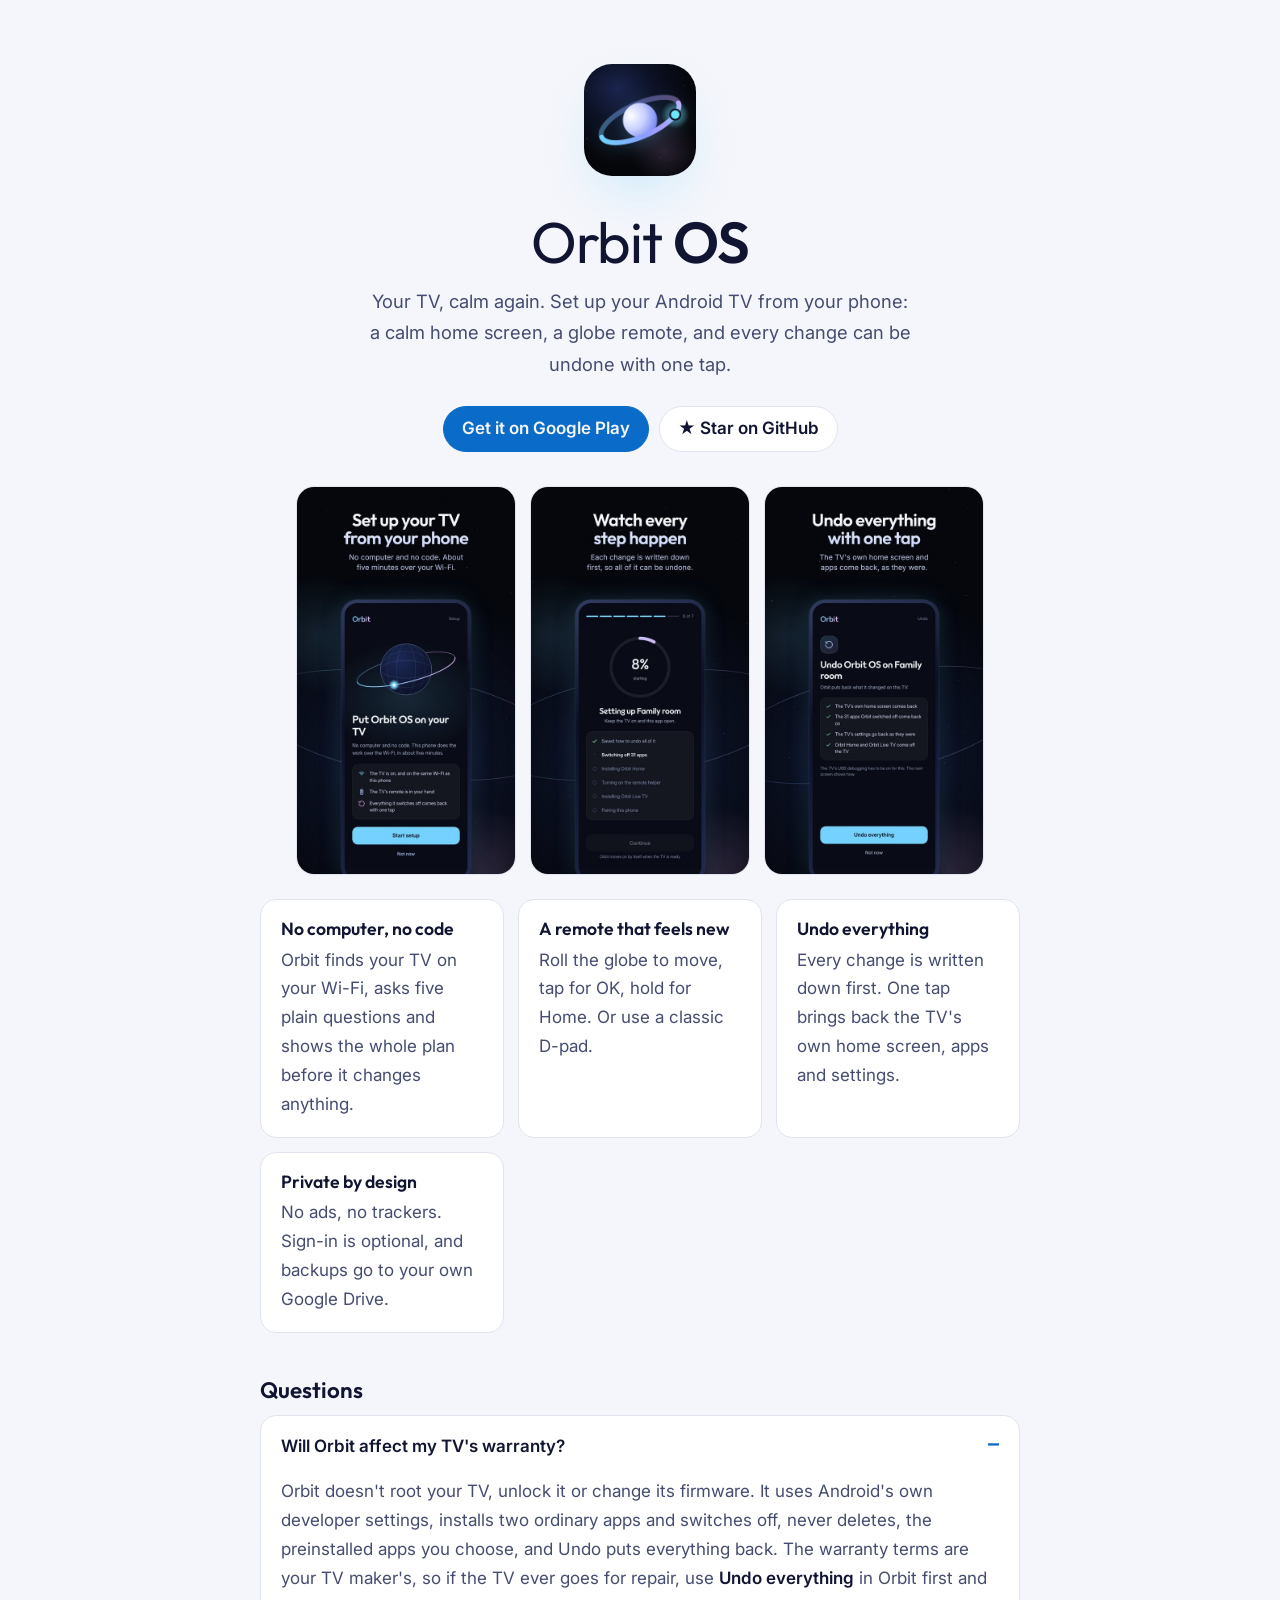
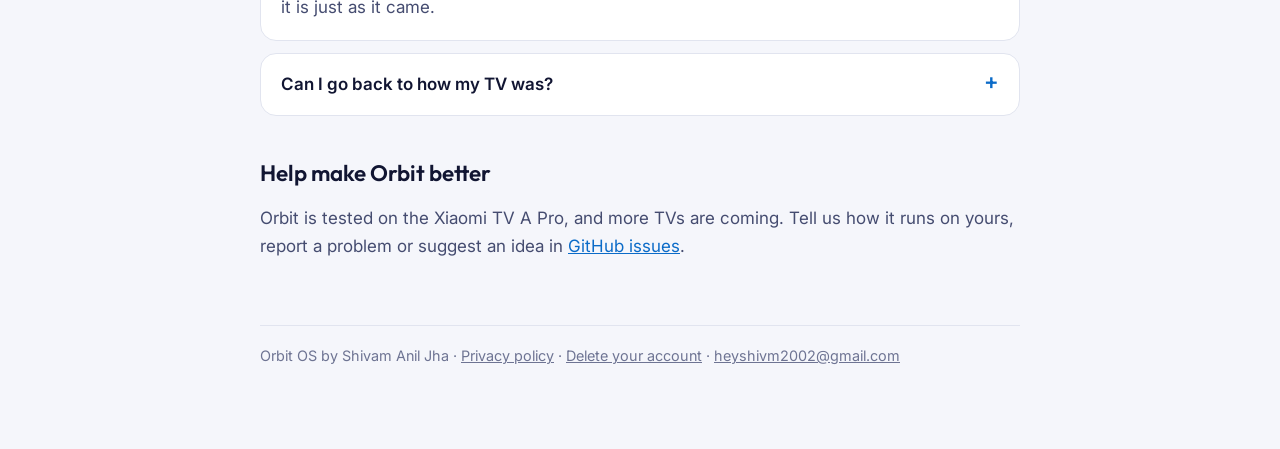
<file: index.html>
<!doctype html>
<html lang="en">
<head>
<meta charset="utf-8">
<meta name="viewport" content="width=device-width, initial-scale=1, viewport-fit=cover">
<title>Orbit OS · Your TV, calm again</title>
<meta name="description" content="Orbit OS turns your Android TV into a calm, simple home, and your phone into its remote and its installer. No computer, no code, and every change can be undone.">
<meta property="og:title" content="Orbit OS · Your TV, calm again">
<meta property="og:description" content="Set up your Android TV from your phone. A calm home screen, a globe remote and one-tap undo.">
<meta property="og:image" content="https://shivamj56.github.io/orbit-os-site/assets/social-card.jpg">
<meta name="twitter:card" content="summary_large_image">
<link rel="icon" href="assets/favicon-32.png">
<link rel="apple-touch-icon" href="assets/icon-180.png">
<link rel="preconnect" href="https://fonts.googleapis.com">
<link rel="preconnect" href="https://fonts.gstatic.com" crossorigin>
<link rel="stylesheet" href="https://fonts.googleapis.com/css2?family=Inter:wght@400;600&family=Outfit:wght@400;600&display=swap">
<link rel="stylesheet" href="style.css">
<style>
  .hero { text-align: center; padding-top: 28px; }
  .hero img.icon { width: 112px; height: 112px; border-radius: 28px; box-shadow: 0 24px 60px -20px rgba(116, 209, 255, 0.45); }
  .hero h1 { margin-top: 22px; font-size: clamp(2.4rem, 7vw, 3.6rem); }
  .hero h1 span { font-weight: 400; }
  .hero .lead { font-size: 1.15rem; max-width: 34rem; margin: 10px auto 0; }
  .hero .links { justify-content: center; }
  .shots { display: flex; gap: 14px; justify-content: center; margin: 34px 0 10px; overflow-x: auto; padding-bottom: 6px; }
  .shots img { width: min(31%, 220px); min-width: 150px; height: auto; border-radius: 18px; border: 1px solid var(--line); }
  .grid { display: grid; grid-template-columns: repeat(auto-fit, minmax(210px, 1fr)); gap: 14px; margin-top: 18px; }
  .grid .card { margin: 0; }
  .grid h3 { margin-top: 0; }
  .grid p { margin: 6px 0 0; }
  .qa { padding: 0; margin: 12px 0; }
  .qa summary { cursor: pointer; padding: 16px 20px; font-weight: 600; color: var(--ink); list-style: none; display: flex; justify-content: space-between; gap: 16px; }
  .qa summary::-webkit-details-marker { display: none; }
  .qa summary::after { content: "+"; color: var(--accent); font-size: 1.3em; line-height: 1; }
  .qa[open] summary::after { content: "–"; }
  .qa p { margin: 0; padding: 0 20px 18px; }
</style>
</head>
<body>
<div class="wrap">
  <section class="hero">
    <img class="icon" src="assets/icon-512.png" alt="Orbit OS icon: a planet with a tilted ring and a small satellite">
    <h1><span>Orbit</span> OS</h1>
    <p class="lead">Your TV, calm again. Set up your Android TV from your phone: a calm home screen, a globe remote, and every change can be undone with one tap.</p>
    <div class="links">
      <a class="btn primary" href="https://play.google.com/store/apps/details?id=dev.shiv.orbit">Get it on Google Play</a>
      <a class="btn" href="https://github.com/shivamj56/orbit-os-site">★ Star on GitHub</a>
    </div>
  </section>

  <div class="shots">
    <img src="assets/phone-02-welcome.jpg" alt="Orbit on a phone: Set up your TV from your phone">
    <img src="assets/phone-05-installing.jpg" alt="Orbit on a phone: Watch every step happen">
    <img src="assets/phone-07-undo-confirm.jpg" alt="Orbit on a phone: Undo everything with one tap">
  </div>

  <div class="grid">
    <div class="card"><h3>No computer, no code</h3><p>Orbit finds your TV on your Wi-Fi, asks five plain questions and shows the whole plan before it changes anything.</p></div>
    <div class="card"><h3>A remote that feels new</h3><p>Roll the globe to move, tap for OK, hold for Home. Or use a classic D-pad.</p></div>
    <div class="card"><h3>Undo everything</h3><p>Every change is written down first. One tap brings back the TV's own home screen, apps and settings.</p></div>
    <div class="card"><h3>Private by design</h3><p>No ads, no trackers. Sign-in is optional, and backups go to your own Google Drive.</p></div>
  </div>

  <h2>Questions</h2>
  <details class="card qa" open>
    <summary>Will Orbit affect my TV's warranty?</summary>
    <p>Orbit doesn't root your TV, unlock it or change its firmware. It uses Android's own developer settings, installs two ordinary apps and switches off, never deletes, the preinstalled apps you choose, and Undo puts everything back. The warranty terms are your TV maker's, so if the TV ever goes for repair, use <strong>Undo everything</strong> in Orbit first and it is just as it came.</p>
  </details>
  <details class="card qa">
    <summary>Can I go back to how my TV was?</summary>
    <p>Yes. In Orbit, open Settings › This TV › Undo Orbit OS on this TV. Every app comes back on and the TV's own home screen returns.</p>
  </details>

  <h2>Help make Orbit better</h2>
  <p>Orbit is tested on the Xiaomi TV A Pro, and more TVs are coming. Tell us how it runs on yours, report a problem or suggest an idea in <a href="https://github.com/shivamj56/orbit-os-site/issues">GitHub issues</a>.</p>

  <footer>Orbit OS by Shivam Anil Jha · <a href="privacy.html">Privacy policy</a> · <a href="delete-account.html">Delete your account</a> · <a href="mailto:heyshivm2002@gmail.com">heyshivm2002@gmail.com</a></footer>
</div>
</body>
</html>
</file>
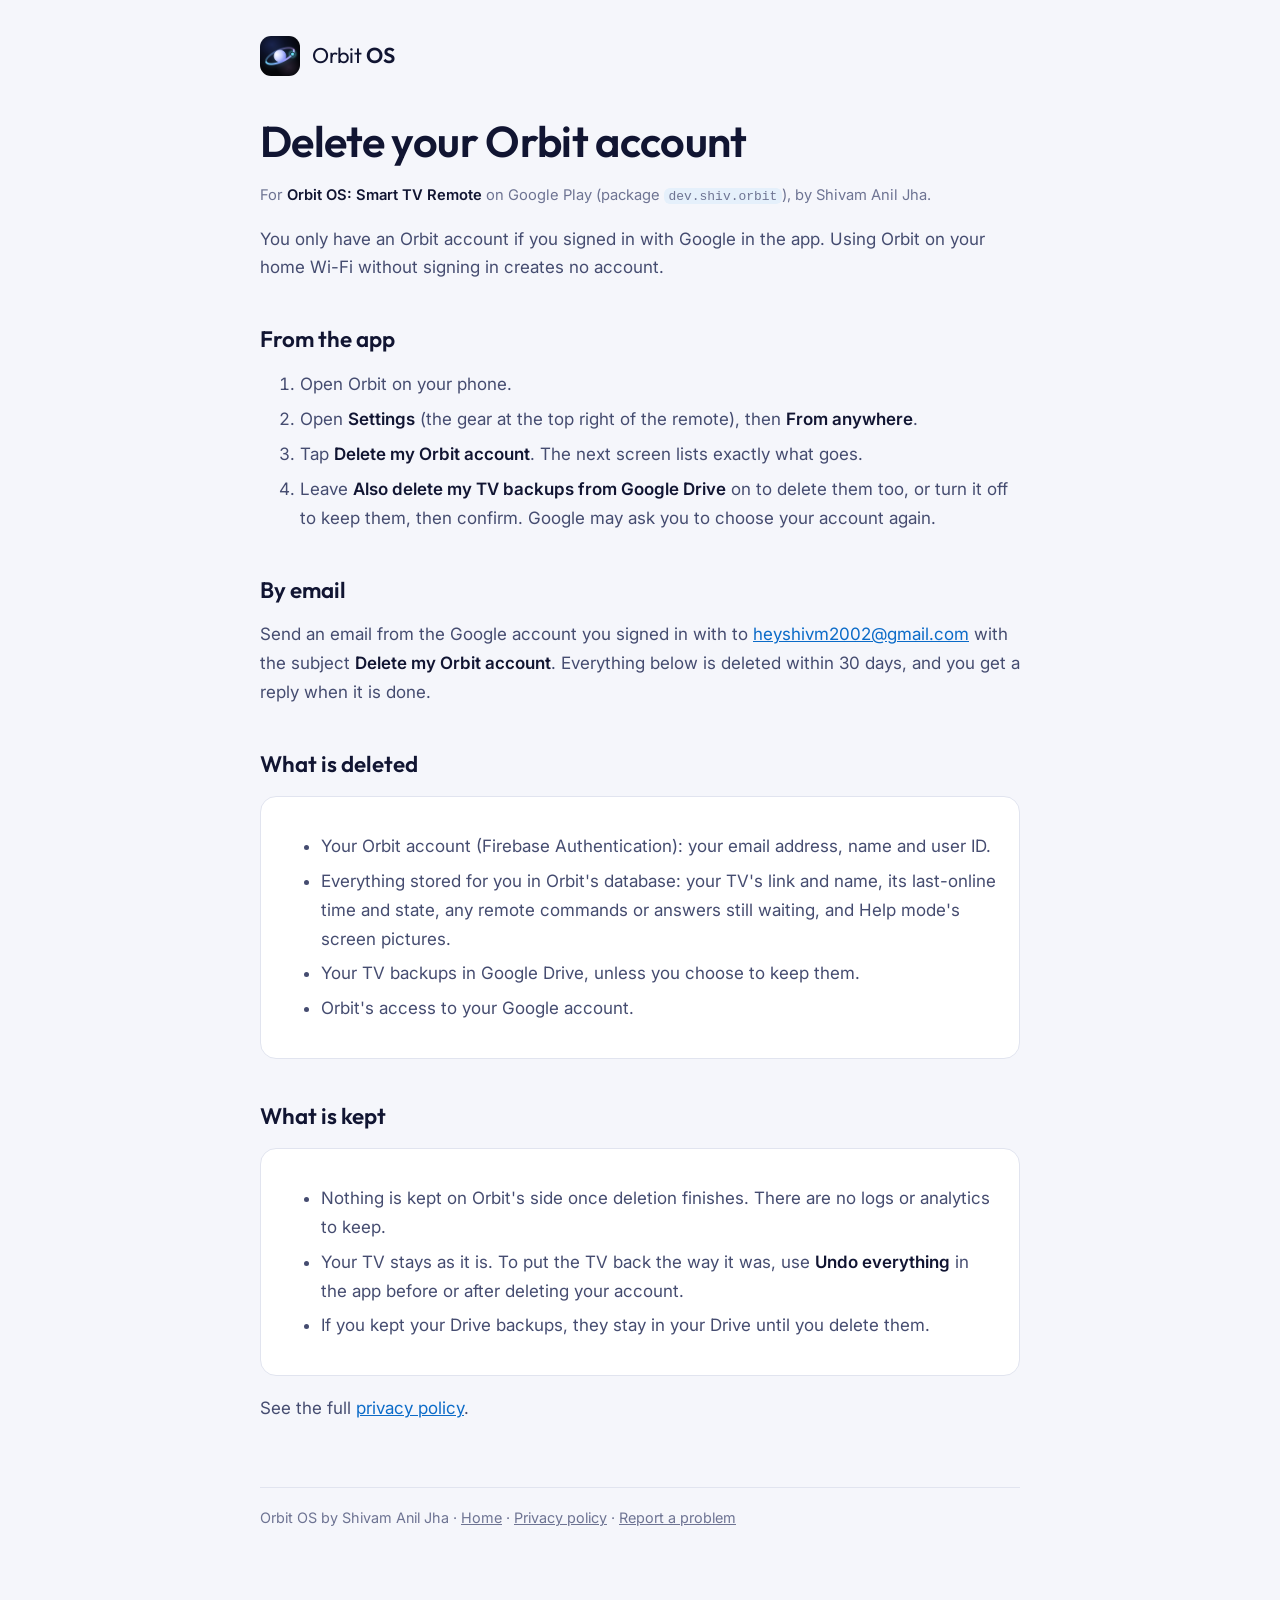
<file: delete-account.html>
<!doctype html>
<html lang="en">
<head>
<meta charset="utf-8">
<meta name="viewport" content="width=device-width, initial-scale=1, viewport-fit=cover">
<title>Delete your Orbit account · Orbit OS</title>
<meta name="description" content="How to delete your Orbit OS account and data, from the app or by email, and what is deleted.">
<link rel="icon" href="assets/favicon-32.png">
<link rel="preconnect" href="https://fonts.googleapis.com">
<link rel="preconnect" href="https://fonts.gstatic.com" crossorigin>
<link rel="stylesheet" href="https://fonts.googleapis.com/css2?family=Inter:wght@400;600&family=Outfit:wght@400;600&display=swap">
<link rel="stylesheet" href="style.css">
</head>
<body>
<div class="wrap">
  <header class="top"><a href="./"><img src="assets/icon-180.png" alt=""><span class="brand">Orbit <b>OS</b></span></a></header>

  <h1>Delete your Orbit account</h1>
  <p class="meta">For <strong>Orbit OS: Smart TV Remote</strong> on Google Play (package <code>dev.shiv.orbit</code>), by Shivam Anil Jha.</p>
  <p>You only have an Orbit account if you signed in with Google in the app. Using Orbit on your home Wi-Fi without signing in creates no account.</p>

  <h2>From the app</h2>
  <ol>
    <li>Open Orbit on your phone.</li>
    <li>Open <strong>Settings</strong> (the gear at the top right of the remote), then <strong>From anywhere</strong>.</li>
    <li>Tap <strong>Delete my Orbit account</strong>. The next screen lists exactly what goes.</li>
    <li>Leave <strong>Also delete my TV backups from Google Drive</strong> on to delete them too, or turn it off to keep them, then confirm. Google may ask you to choose your account again.</li>
  </ol>

  <h2>By email</h2>
  <p>Send an email from the Google account you signed in with to <a href="mailto:heyshivm2002@gmail.com?subject=Delete%20my%20Orbit%20account">heyshivm2002@gmail.com</a> with the subject <strong>Delete my Orbit account</strong>. Everything below is deleted within 30 days, and you get a reply when it is done.</p>

  <h2>What is deleted</h2>
  <div class="card">
    <ul>
      <li>Your Orbit account (Firebase Authentication): your email address, name and user ID.</li>
      <li>Everything stored for you in Orbit's database: your TV's link and name, its last-online time and state, any remote commands or answers still waiting, and Help mode's screen pictures.</li>
      <li>Your TV backups in Google Drive, unless you choose to keep them.</li>
      <li>Orbit's access to your Google account.</li>
    </ul>
  </div>
  <h2>What is kept</h2>
  <div class="card">
    <ul>
      <li>Nothing is kept on Orbit's side once deletion finishes. There are no logs or analytics to keep.</li>
      <li>Your TV stays as it is. To put the TV back the way it was, use <strong>Undo everything</strong> in the app before or after deleting your account.</li>
      <li>If you kept your Drive backups, they stay in your Drive until you delete them.</li>
    </ul>
  </div>

  <p>See the full <a href="privacy.html">privacy policy</a>.</p>

  <footer>Orbit OS by Shivam Anil Jha · <a href="./">Home</a> · <a href="privacy.html">Privacy policy</a> · <a href="https://github.com/shivamj56/orbit-os-site/issues">Report a problem</a></footer>
</div>
</body>
</html>
</file>
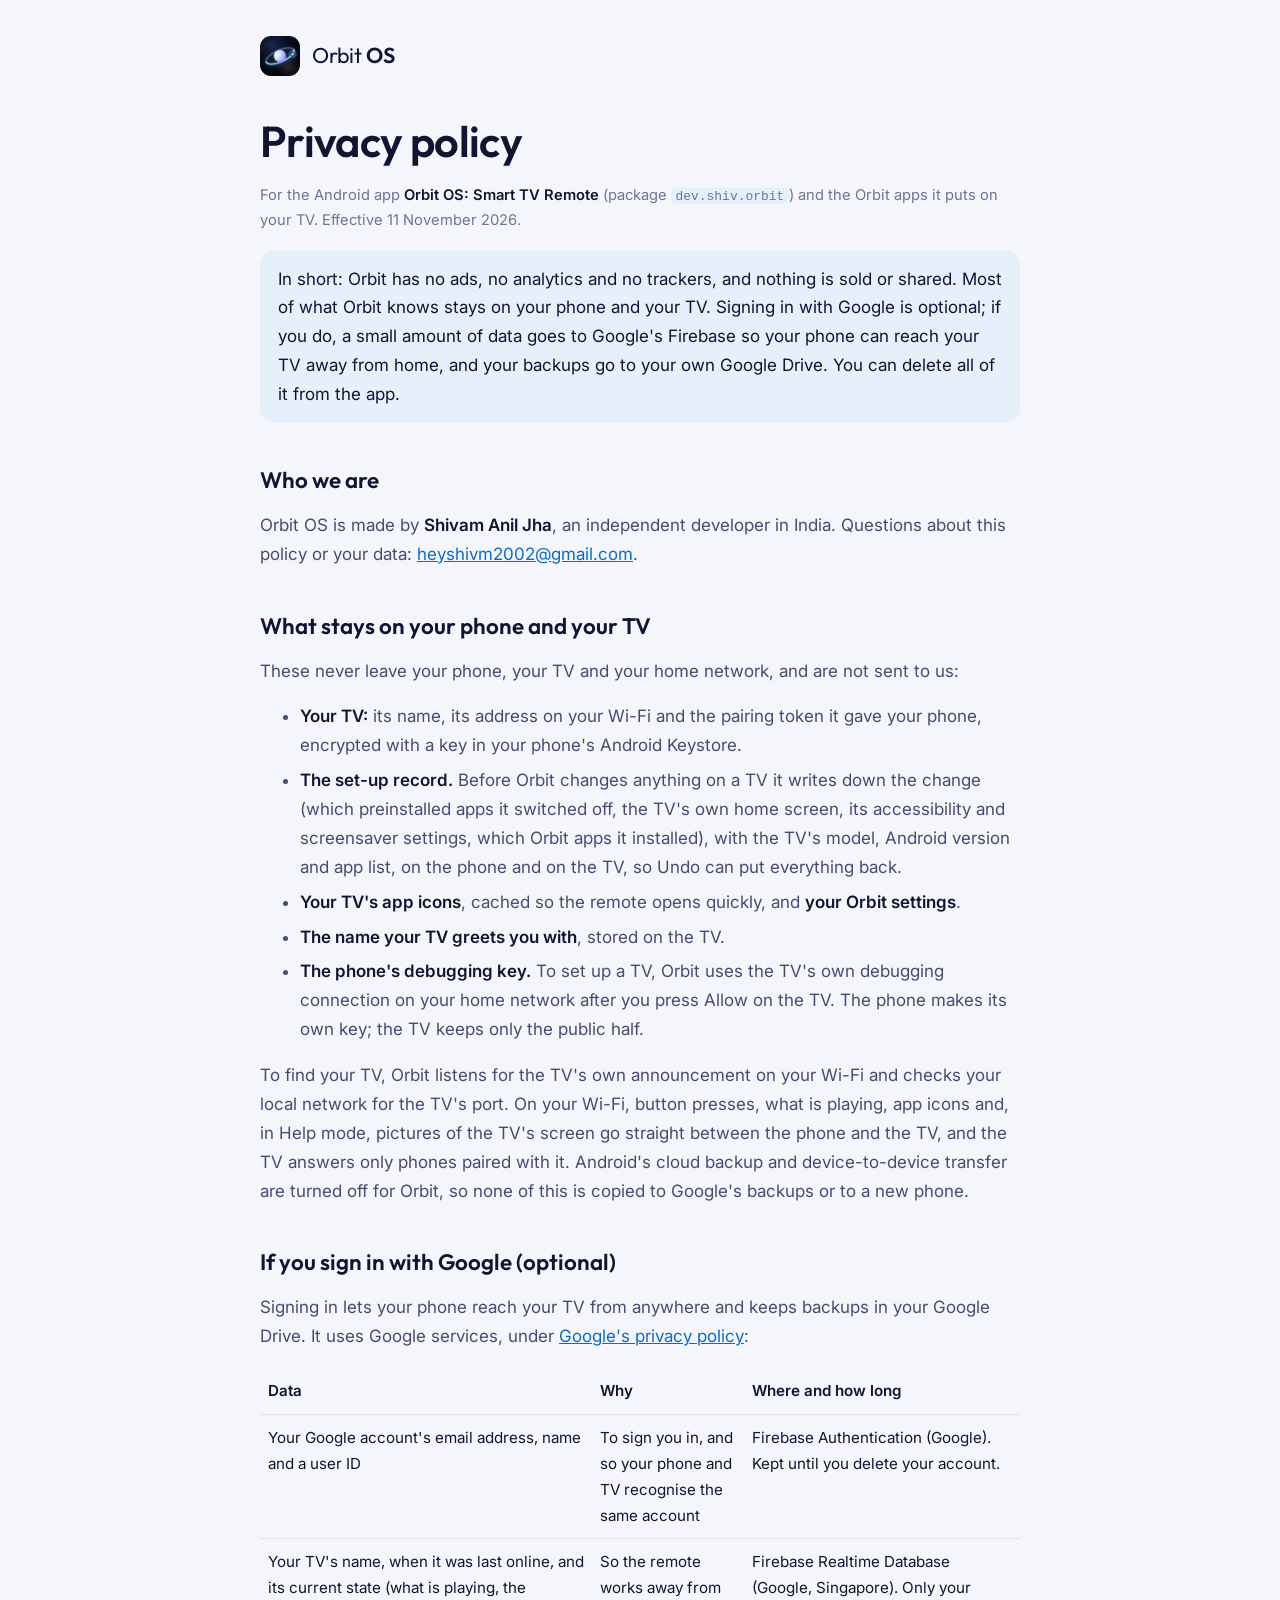
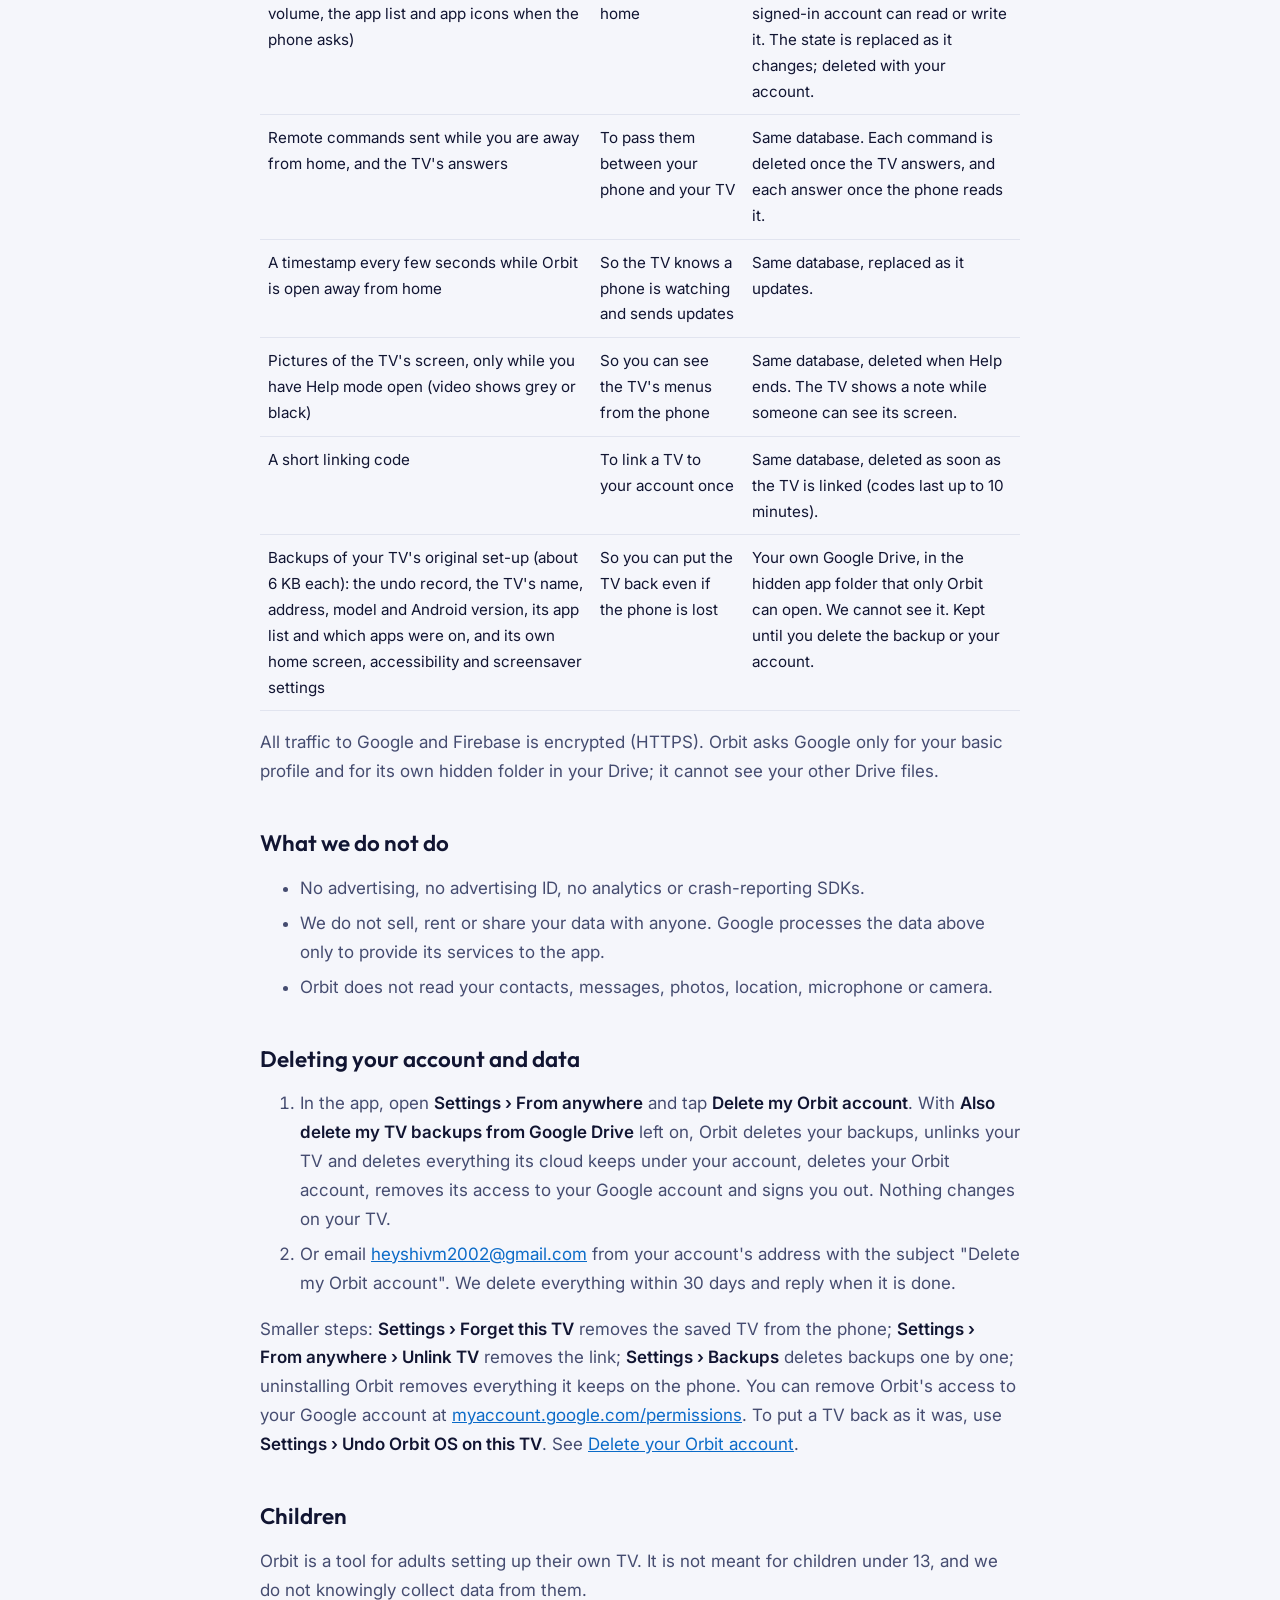
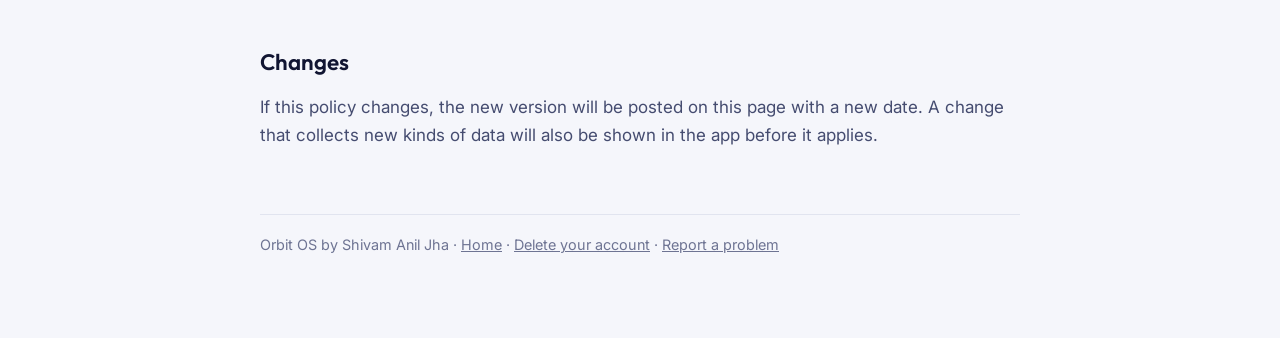
<file: privacy.html>
<!doctype html>
<html lang="en">
<head>
<meta charset="utf-8">
<meta name="viewport" content="width=device-width, initial-scale=1, viewport-fit=cover">
<title>Privacy policy · Orbit OS</title>
<meta name="description" content="How the Orbit OS app (dev.shiv.orbit) handles your data: what stays on your phone and TV, what goes to Google, and how to delete it.">
<link rel="icon" href="assets/favicon-32.png">
<link rel="preconnect" href="https://fonts.googleapis.com">
<link rel="preconnect" href="https://fonts.gstatic.com" crossorigin>
<link rel="stylesheet" href="https://fonts.googleapis.com/css2?family=Inter:wght@400;600&family=Outfit:wght@400;600&display=swap">
<link rel="stylesheet" href="style.css">
</head>
<body>
<div class="wrap">
  <header class="top"><a href="./"><img src="assets/icon-180.png" alt=""><span class="brand">Orbit <b>OS</b></span></a></header>

  <h1>Privacy policy</h1>
  <p class="meta">For the Android app <strong>Orbit OS: Smart TV Remote</strong> (package <code>dev.shiv.orbit</code>) and the Orbit apps it puts on your TV. Effective 11 November 2026.</p>

  <div class="note"><p>In short: Orbit has no ads, no analytics and no trackers, and nothing is sold or shared. Most of what Orbit knows stays on your phone and your TV. Signing in with Google is optional; if you do, a small amount of data goes to Google's Firebase so your phone can reach your TV away from home, and your backups go to your own Google Drive. You can delete all of it from the app.</p></div>

  <h2>Who we are</h2>
  <p>Orbit OS is made by <strong>Shivam Anil Jha</strong>, an independent developer in India. Questions about this policy or your data: <a href="mailto:heyshivm2002@gmail.com">heyshivm2002@gmail.com</a>.</p>

  <h2>What stays on your phone and your TV</h2>
  <p>These never leave your phone, your TV and your home network, and are not sent to us:</p>
  <ul>
    <li><strong>Your TV:</strong> its name, its address on your Wi-Fi and the pairing token it gave your phone, encrypted with a key in your phone's Android Keystore.</li>
    <li><strong>The set-up record.</strong> Before Orbit changes anything on a TV it writes down the change (which preinstalled apps it switched off, the TV's own home screen, its accessibility and screensaver settings, which Orbit apps it installed), with the TV's model, Android version and app list, on the phone and on the TV, so Undo can put everything back.</li>
    <li><strong>Your TV's app icons</strong>, cached so the remote opens quickly, and <strong>your Orbit settings</strong>.</li>
    <li><strong>The name your TV greets you with</strong>, stored on the TV.</li>
    <li><strong>The phone's debugging key.</strong> To set up a TV, Orbit uses the TV's own debugging connection on your home network after you press Allow on the TV. The phone makes its own key; the TV keeps only the public half.</li>
  </ul>
  <p>To find your TV, Orbit listens for the TV's own announcement on your Wi-Fi and checks your local network for the TV's port. On your Wi-Fi, button presses, what is playing, app icons and, in Help mode, pictures of the TV's screen go straight between the phone and the TV, and the TV answers only phones paired with it. Android's cloud backup and device-to-device transfer are turned off for Orbit, so none of this is copied to Google's backups or to a new phone.</p>

  <h2>If you sign in with Google (optional)</h2>
  <p>Signing in lets your phone reach your TV from anywhere and keeps backups in your Google Drive. It uses Google services, under <a href="https://policies.google.com/privacy" target="_blank" rel="noopener">Google's privacy policy</a>:</p>
  <div class="table"><table>
    <tr><th>Data</th><th>Why</th><th>Where and how long</th></tr>
    <tr><td>Your Google account's email address, name and a user ID</td><td>To sign you in, and so your phone and TV recognise the same account</td><td>Firebase Authentication (Google). Kept until you delete your account.</td></tr>
    <tr><td>Your TV's name, when it was last online, and its current state (what is playing, the volume, the app list and app icons when the phone asks)</td><td>So the remote works away from home</td><td>Firebase Realtime Database (Google, Singapore). Only your signed-in account can read or write it. The state is replaced as it changes; deleted with your account.</td></tr>
    <tr><td>Remote commands sent while you are away from home, and the TV's answers</td><td>To pass them between your phone and your TV</td><td>Same database. Each command is deleted once the TV answers, and each answer once the phone reads it.</td></tr>
    <tr><td>A timestamp every few seconds while Orbit is open away from home</td><td>So the TV knows a phone is watching and sends updates</td><td>Same database, replaced as it updates.</td></tr>
    <tr><td>Pictures of the TV's screen, only while you have Help mode open (video shows grey or black)</td><td>So you can see the TV's menus from the phone</td><td>Same database, deleted when Help ends. The TV shows a note while someone can see its screen.</td></tr>
    <tr><td>A short linking code</td><td>To link a TV to your account once</td><td>Same database, deleted as soon as the TV is linked (codes last up to 10 minutes).</td></tr>
    <tr><td>Backups of your TV's original set-up (about 6 KB each): the undo record, the TV's name, address, model and Android version, its app list and which apps were on, and its own home screen, accessibility and screensaver settings</td><td>So you can put the TV back even if the phone is lost</td><td>Your own Google Drive, in the hidden app folder that only Orbit can open. We cannot see it. Kept until you delete the backup or your account.</td></tr>
  </table></div>
  <p>All traffic to Google and Firebase is encrypted (HTTPS). Orbit asks Google only for your basic profile and for its own hidden folder in your Drive; it cannot see your other Drive files.</p>

  <h2>What we do not do</h2>
  <ul>
    <li>No advertising, no advertising ID, no analytics or crash-reporting SDKs.</li>
    <li>We do not sell, rent or share your data with anyone. Google processes the data above only to provide its services to the app.</li>
    <li>Orbit does not read your contacts, messages, photos, location, microphone or camera.</li>
  </ul>

  <h2 id="delete">Deleting your account and data</h2>
  <ol>
    <li>In the app, open <strong>Settings › From anywhere</strong> and tap <strong>Delete my Orbit account</strong>. With <strong>Also delete my TV backups from Google Drive</strong> left on, Orbit deletes your backups, unlinks your TV and deletes everything its cloud keeps under your account, deletes your Orbit account, removes its access to your Google account and signs you out. Nothing changes on your TV.</li>
    <li>Or email <a href="mailto:heyshivm2002@gmail.com">heyshivm2002@gmail.com</a> from your account's address with the subject "Delete my Orbit account". We delete everything within 30 days and reply when it is done.</li>
  </ol>
  <p>Smaller steps: <strong>Settings › Forget this TV</strong> removes the saved TV from the phone; <strong>Settings › From anywhere › Unlink TV</strong> removes the link; <strong>Settings › Backups</strong> deletes backups one by one; uninstalling Orbit removes everything it keeps on the phone. You can remove Orbit's access to your Google account at <a href="https://myaccount.google.com/permissions" target="_blank" rel="noopener">myaccount.google.com/permissions</a>. To put a TV back as it was, use <strong>Settings › Undo Orbit OS on this TV</strong>. See <a href="delete-account.html">Delete your Orbit account</a>.</p>

  <h2>Children</h2>
  <p>Orbit is a tool for adults setting up their own TV. It is not meant for children under 13, and we do not knowingly collect data from them.</p>

  <h2>Changes</h2>
  <p>If this policy changes, the new version will be posted on this page with a new date. A change that collects new kinds of data will also be shown in the app before it applies.</p>

  <footer>Orbit OS by Shivam Anil Jha · <a href="./">Home</a> · <a href="delete-account.html">Delete your account</a> · <a href="https://github.com/shivamj56/orbit-os-site/issues">Report a problem</a></footer>
</div>
</body>
</html>
</file>
<file: style.css>
/* Orbit OS public pages: the app's night palette, with a daylight version for readers who prefer it. */
:root {
  --bg: #f5f6fb;
  --surface: #ffffff;
  --ink: #111532;
  --soft: #454c70;
  --faint: #6e7493;
  --line: #e1e4ef;
  --accent: #0b6bc8;
  --accent-soft: #e5f0fb;
  --warn-soft: #fff3df;
  --warn: #8a5300;
}
@media (prefers-color-scheme: dark) {
  :root {
    --bg: #05070d;
    --surface: #0d1222;
    --ink: #eef1ff;
    --soft: #b3bbda;
    --faint: #848cad;
    --line: #1d2440;
    --accent: #74d1ff;
    --accent-soft: #0f2338;
    --warn-soft: #2b2110;
    --warn: #ffc46b;
    color-scheme: dark;
  }
}
* { box-sizing: border-box; }
html { -webkit-text-size-adjust: 100%; }
body {
  margin: 0;
  background: var(--bg);
  color: var(--ink);
  font: 400 17px/1.7 "Inter", system-ui, -apple-system, "Segoe UI", sans-serif;
  padding-left: max(18px, env(safe-area-inset-left));
  padding-right: max(18px, env(safe-area-inset-right));
}
.wrap { max-width: 760px; margin: 0 auto; padding: 36px 0 80px; }
header.top { display: flex; align-items: center; gap: 12px; }
header.top a { display: flex; align-items: center; gap: 12px; color: inherit; text-decoration: none; }
header.top img { width: 40px; height: 40px; border-radius: 11px; }
.brand { font: 400 1.35rem/1 "Outfit", system-ui, sans-serif; letter-spacing: -0.01em; }
.brand b { font-weight: 600; }
h1, h2, h3 { font-family: "Outfit", system-ui, sans-serif; line-height: 1.2; text-wrap: balance; }
h1 { font-size: clamp(2rem, 5vw, 2.7rem); font-weight: 600; letter-spacing: -0.015em; margin: 40px 0 8px; }
h2 { font-size: 1.4rem; font-weight: 600; margin: 44px 0 6px; }
h3 { font-size: 1.1rem; font-weight: 600; margin: 26px 0 4px; }
p, li { color: var(--soft); }
strong { color: var(--ink); font-weight: 600; }
a { color: var(--accent); }
.meta { color: var(--faint); font-size: 0.92rem; }
.card { background: var(--surface); border: 1px solid var(--line); border-radius: 16px; padding: 18px 20px; margin: 18px 0; }
.note { background: var(--accent-soft); border-radius: 14px; padding: 14px 18px; margin: 18px 0; }
.note p { margin: 0; color: var(--ink); }
ol li, ul li { margin: 0.35em 0; }
table { width: 100%; border-collapse: collapse; font-size: 0.95rem; }
th, td { text-align: left; vertical-align: top; padding: 10px 8px; border-bottom: 1px solid var(--line); }
th { color: var(--ink); font-weight: 600; }
.table { overflow-x: auto; }
code { font-family: ui-monospace, "SF Mono", Menlo, monospace; font-size: 0.88em; background: var(--accent-soft); padding: 0.05em 0.35em; border-radius: 6px; }
.links { display: flex; flex-wrap: wrap; gap: 10px; margin: 26px 0; }
.btn { display: inline-flex; align-items: center; gap: 8px; min-height: 46px; padding: 0 18px; border-radius: 999px; font-weight: 600; text-decoration: none; border: 1px solid var(--line); color: var(--ink); background: var(--surface); }
.btn.primary { background: var(--accent); border-color: var(--accent); color: var(--bg); }
footer { margin-top: 64px; padding-top: 18px; border-top: 1px solid var(--line); color: var(--faint); font-size: 0.9rem; }
footer a { color: var(--faint); }
</file>
